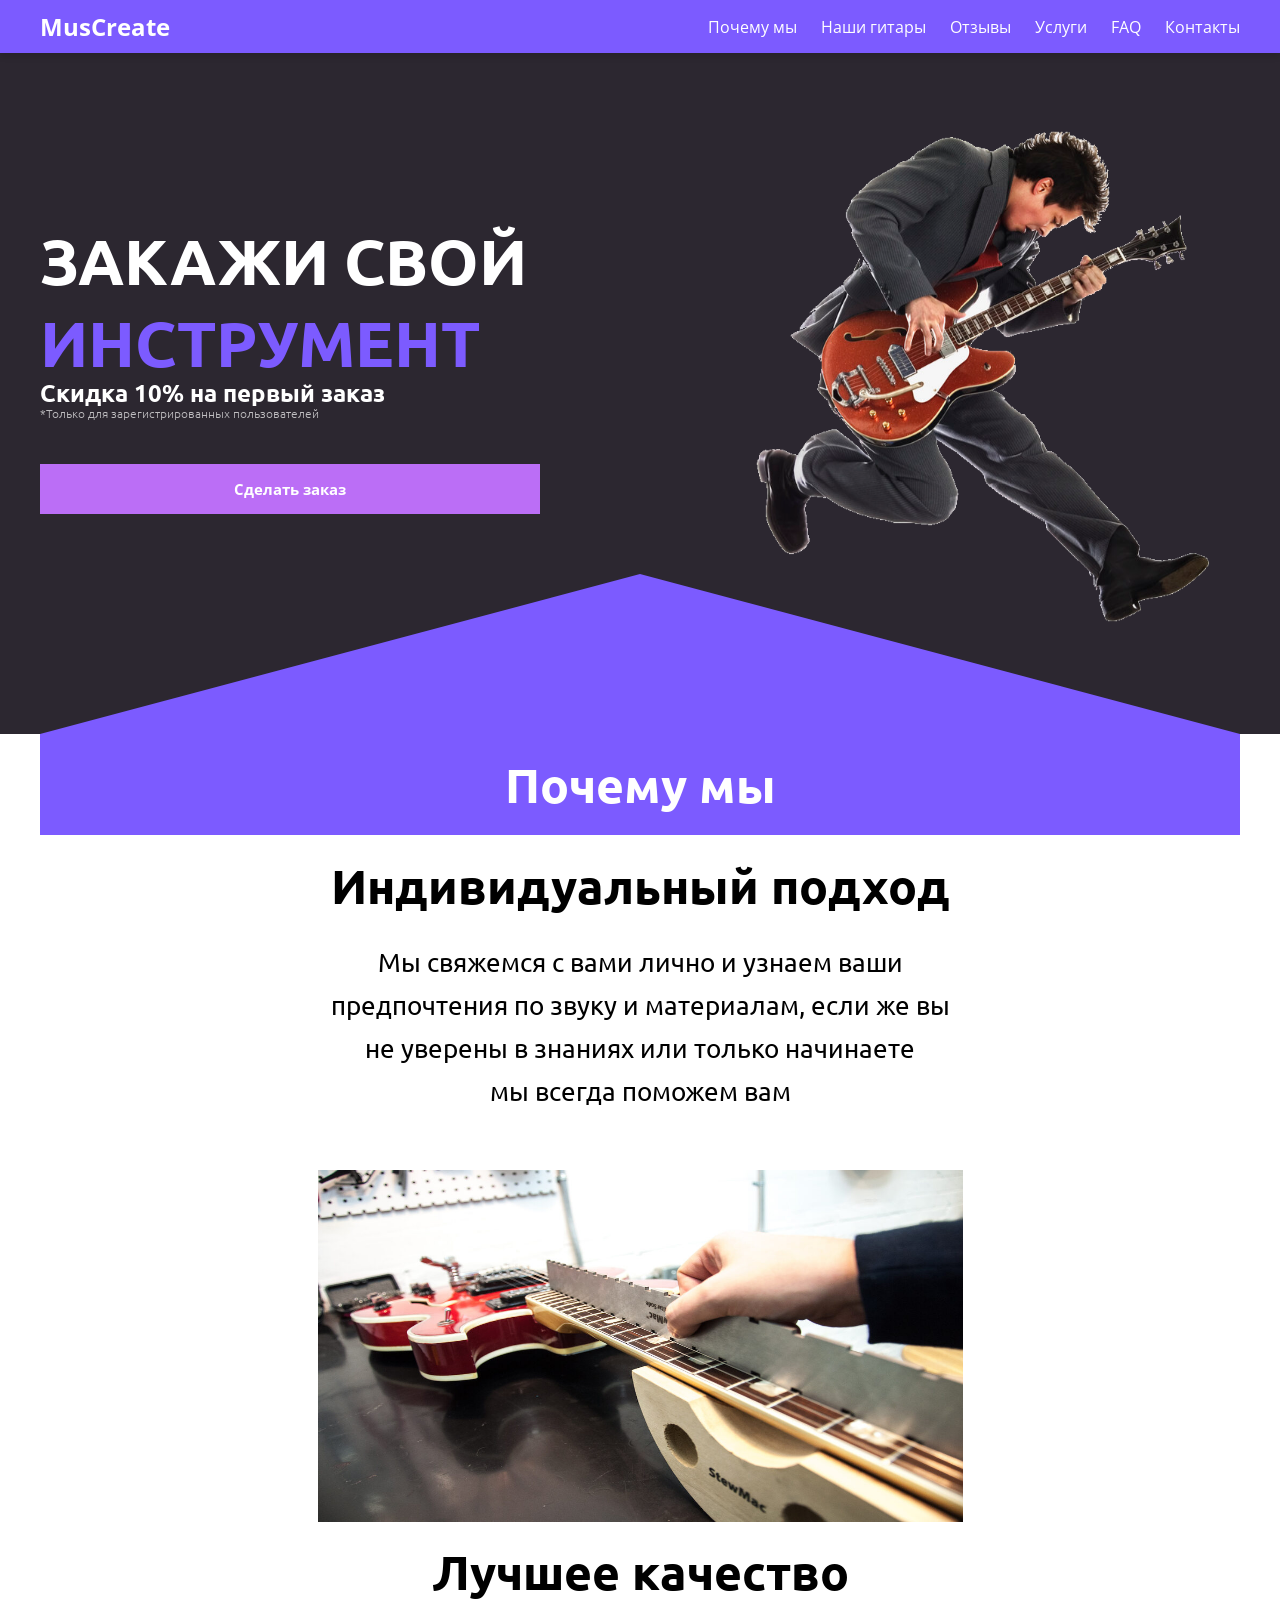
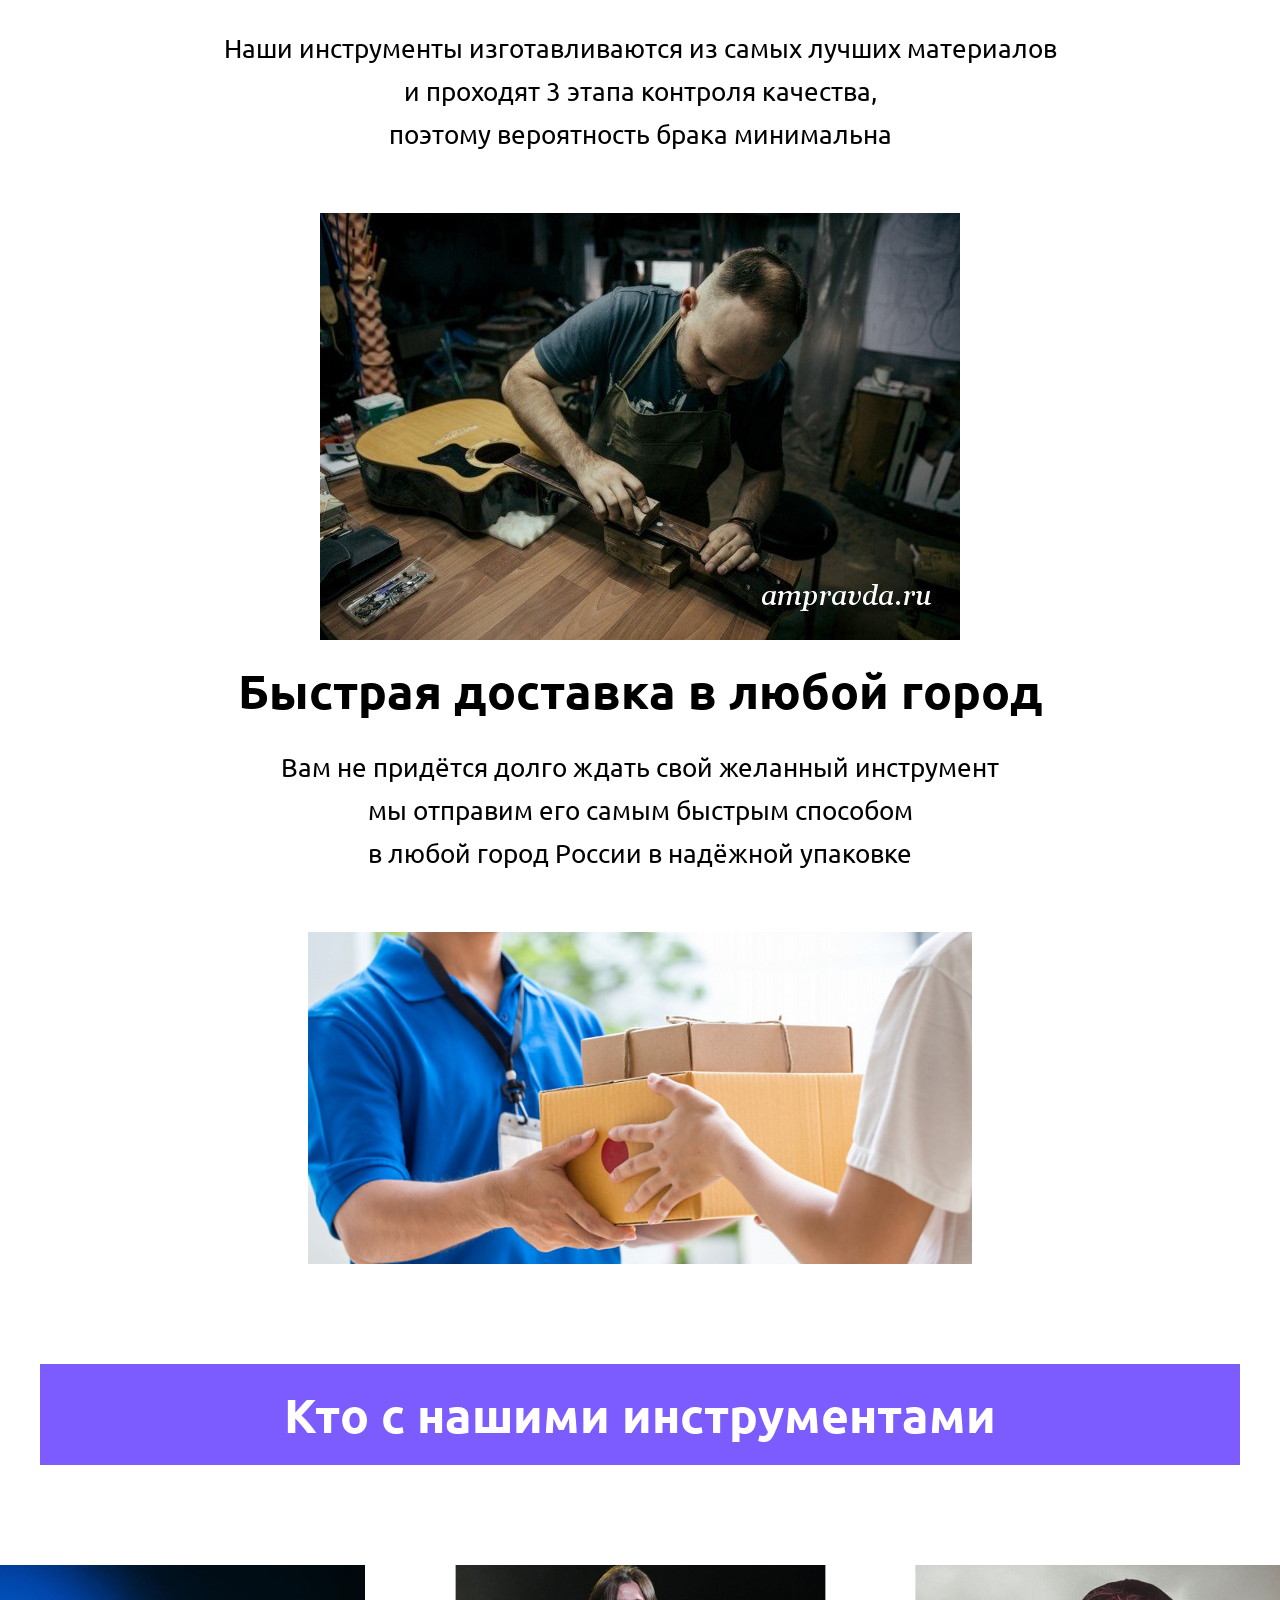
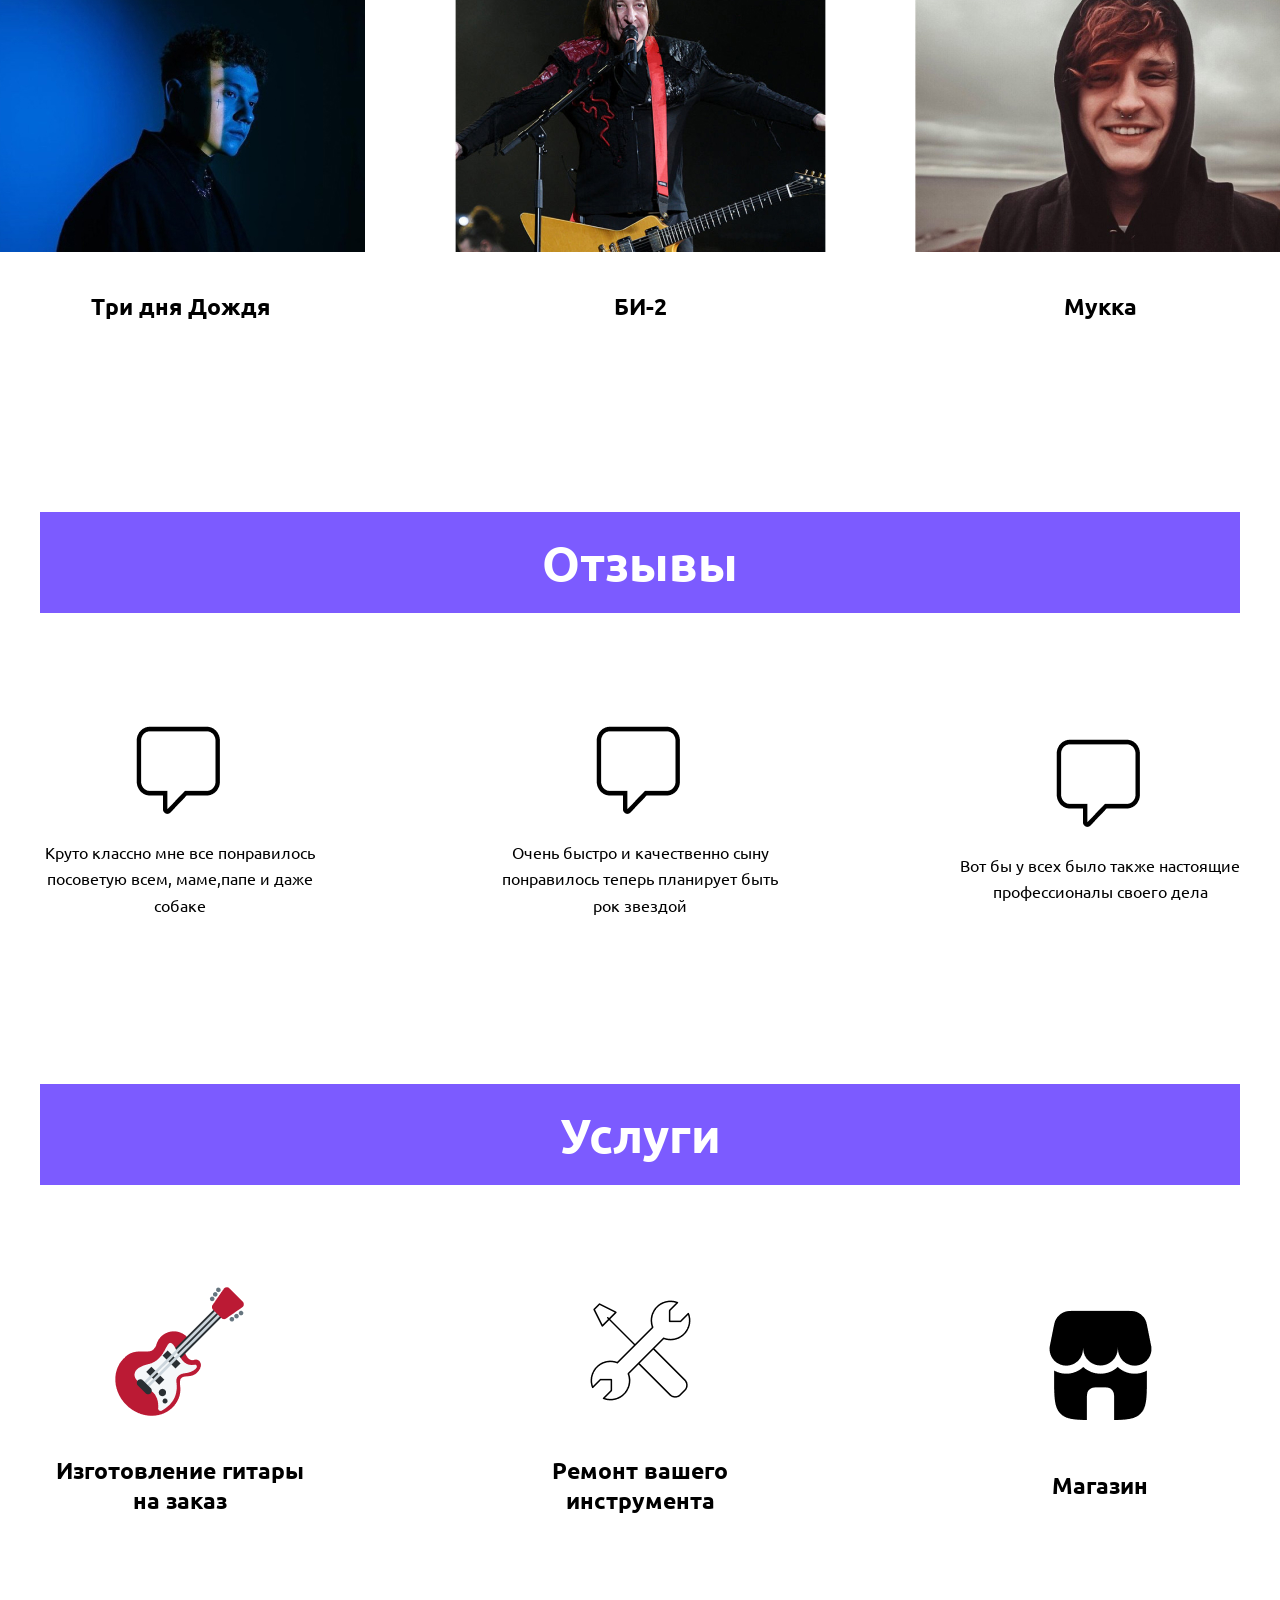
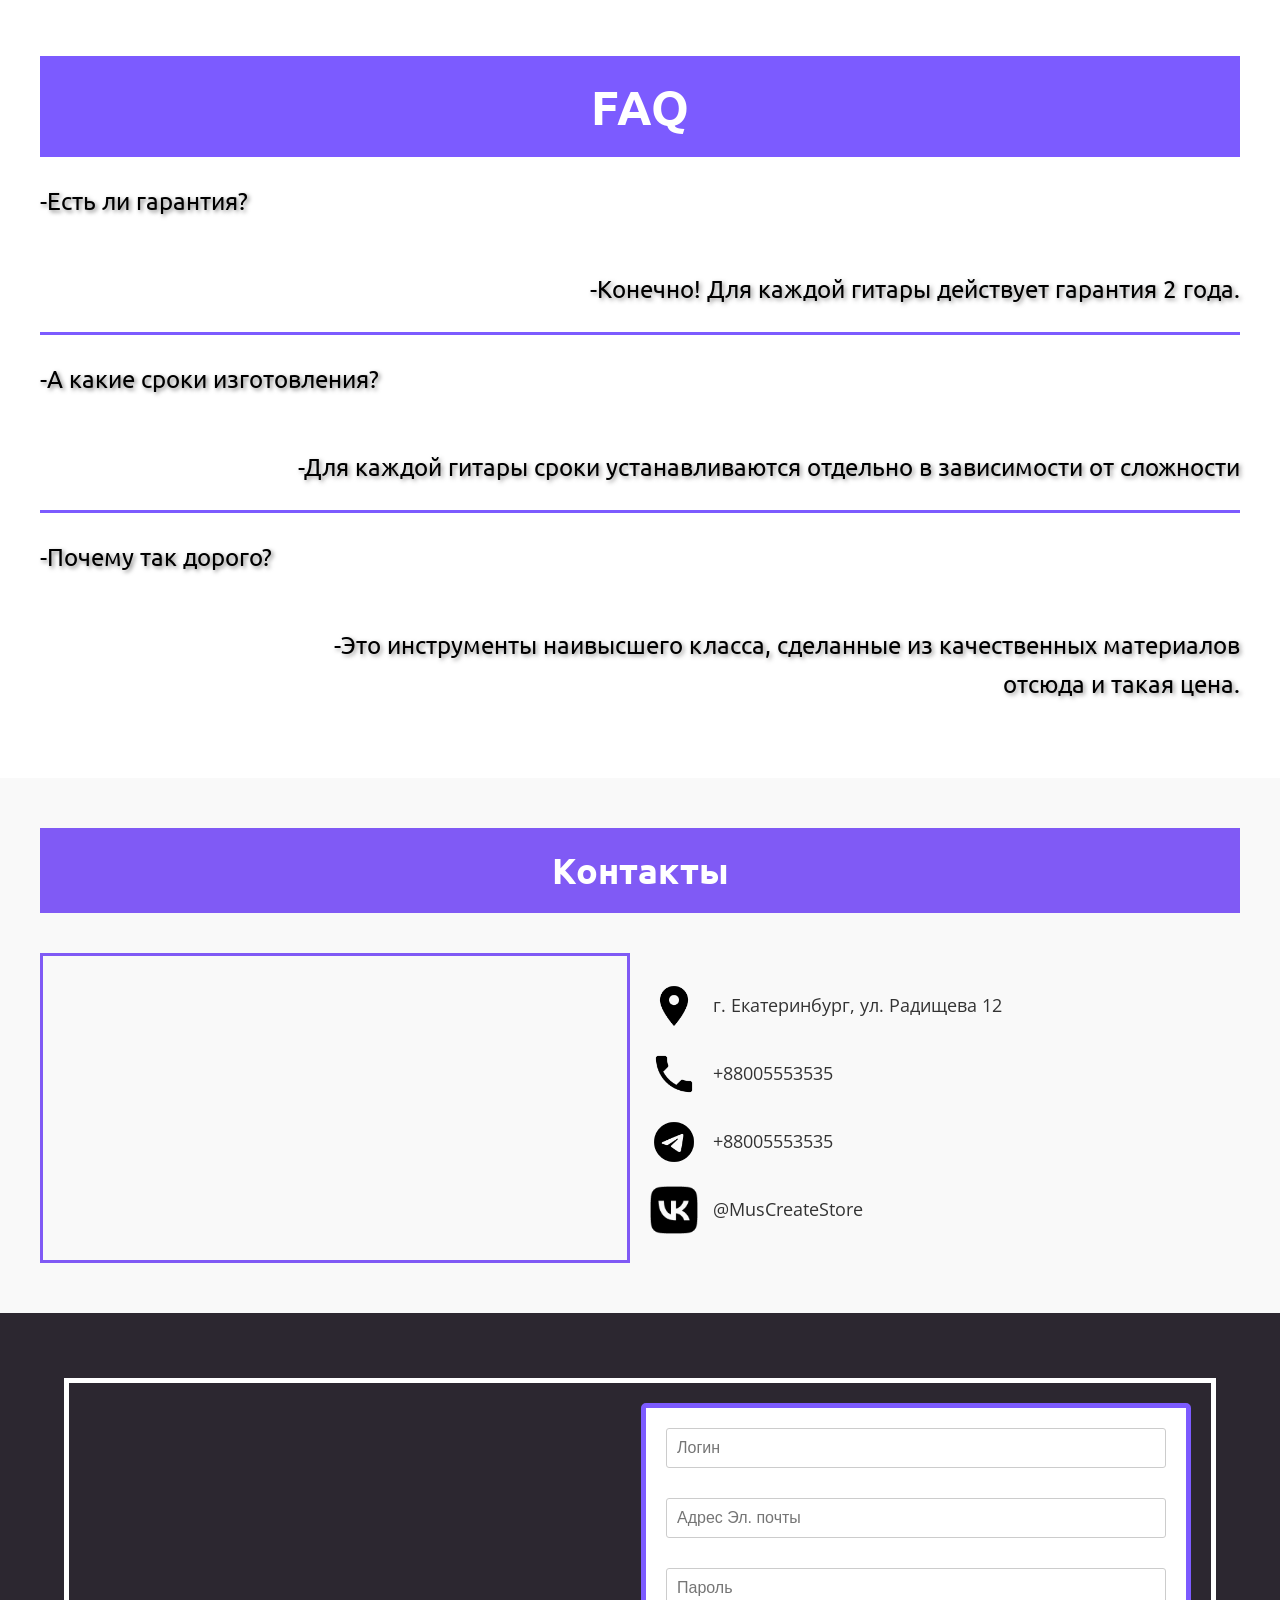
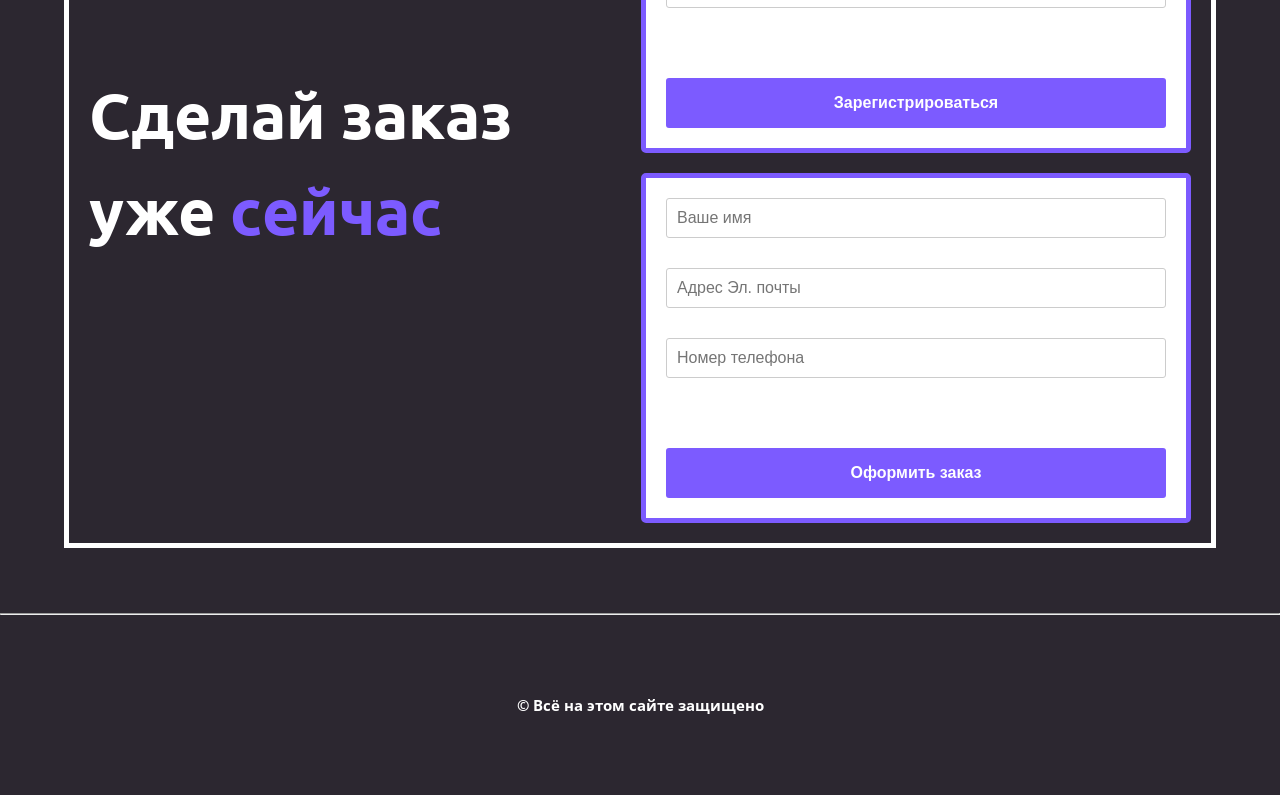
<file: index.html>
﻿<!DOCTYPE html>
<html lang="en">
<head>
    <meta charset="UTF-8">
    <meta name="viewport" content="width=device-width, initial-scale=1.0">
    <title>MusCreate</title>
    <link rel="stylesheet" href="css/main.css"/>
    <link href="https://fonts.googleapis.com/css2?family=Ubuntu:wght@300;400;700&display=swap" rel="stylesheet">
    <link href="https://fonts.googleapis.com/css2?family=Open+Sans&display=swap" rel="stylesheet">
    <link rel="stylesheet" href="https://cdnjs.cloudflare.com/ajax/libs/animate.css/4.1.1/animate.min.css">
</head>
<body>
    <div class="top-bar">
        <div class="container">
            <span class="logo">MusCreate</span>
            <nav class="navbar">
                <a href="#why-us">Почему мы</a>
                <a href="#guitars">Наши гитары</a>
                <a href="#reviews">Отзывы</a>
                <a href="#services">Услуги</a>
                <a href="#faq">FAQ</a>
                <a href="#contacts">Контакты</a>
            </nav>
        </div>
    </div>
    

    




    
    <header class="header">
        <div class="container">
            <div class="wrapper-inner">
                <div class="offer">
                    <h1 class="offer__title">ЗАКАЖИ СВОЙ <br></h1>
                    <span class="offer__span">ИНСТРУМЕНТ</span>
                    <p class="offer__text">Скидка 10% на первый заказ</p>
                    <p class="offer__text2">*Только для зарегистрированных пользователей</p>
                    <a href="#order" class="btn">Сделать заказ</a>
                </div>
                <img src="img/header-img.png" alt="pic" class="img1">
            </div>
        </div>
    </header>
    






    <section id="why-us" class="why-us">
        <div class="needs">
            <div class="container">
                <div class="needs__background">
                    <h1 class="needs__title animate__animated animate__fadeInDown">
                        Почему мы
                    </h1>
                </div>
                <div class="needs__blocks">
                    <div class="block animate__animated animate__bounceIn">
                        <h2 class="needs_head">Индивидуальный подход</h2>
                        <p class="needs_text">
                            Мы свяжемся с вами лично и узнаем ваши<br>предпочтения по звуку и материалам, если же вы<br>не уверены в знаниях или только начинаете<br>мы всегда поможем вам<br>
                        </p>
                        <img src="img/f3.jpeg" width="645" height="352" alt="jpeg">
                    </div>
                    <div class="block animate__animated animate__bounceIn">
                        <h2 class="needs_head">Лучшее качество</h2>
                        <p class="needs_text">
                            Наши инструменты изготавливаются из самых лучших материалов<br>и проходят 3 этапа контроля качества,<br>поэтому вероятность брака минимальна<br>
                        </p>
                        <img src="img/f4.jpeg" alt="jpeg">

                    </div>
                    <div class="block animate__animated animate__bounceIn">
                        <h2 class="needs_head">Быстрая доставка в любой город</h2>
                        <p class="needs_text">
                        Вам не придётся долго ждать свой желанный инструмент<br>мы отправим его самым быстрым способом <br>в любой город России в надёжной упаковке<br>
                        </p>

                        <img src="img/f5.jpeg" height="332" alt="jpeg">
                    </div>
                </div>
            </div>
        </div>
    </section>


    <section id="guitars" class="guitars">
        <div class="musician">
            <div class="container">
                
                <div class="musician__background">
                    <section id="guitars" class="section">
                    <h1 class="musician__title animate__animated animate__fadeInDown">
                        Кто с нашими инструментами
                    </h1>
                </div>
                <div class="wrapper-inner">
                    <div class="musician_block animate__animated animate__bounceIn">
                        <img src="img/f44.jpg" alt="jpg">
                        <h2 class="h2">
                            Три дня Дождя
                        </h2>
                    </div>
                    <div class="musician_block animate__animated animate__bounceIn">
                        <img src="img/f55.jpg" alt="jpg">
                        <h2 class="h2">
                            БИ-2
                        </h2>
                    </div>
                    <div class="musician_block animate__animated animate__bounceIn">
                        <img src="img/f33.jpg" alt="jpg">
                        <h2 class="h2">
                            Мукка
                        </h2>
                    </div>
                </div>
            </div>
        </div>
    </section>


    
    <section id="reviews" class="reviews">
        <div class="comments">
            <div class="container">
                
                <div class="comments__background">
                    <h1 class="musician__title animate__animated animate__fadeInDown">
                        Отзывы
                    </h1>
                </div>
                <div class="wrapper-inner">
                    <div class="comments_block animate__animated animate__bounceIn">
                        <img src="img/comment.png" alt="png">
                        <p class="comments_text">
                            Круто классно мне 
                            все понравилось
                            посоветую всем, маме,папе
                            и даже собаке                    </p>
                    </div>
                    <div class="comments_block animate__animated animate__bounceIn">
                        <img src="img/comment.png" alt="png">
                        <p class="comments_text">
                            Очень быстро и качественно
                            сыну понравилось 
                            теперь планирует быть
                            рок звездой                     </p>
                    </div>
                    <div class="comments_block animate__animated animate__bounceIn">
                        <img src="img/comment.png" alt="png">
                        <p class="comments_text">
                            Вот бы у всех было также
                            настоящие профессионалы своего дела                    </p>
                    </div>
                </div>
            </div>
        </div>
    </section>


    <section id="services" class="services"></section>
        <div class="uslugi">
            <div class="container">
                
                <div class="uslugi__background">
                    <h1 class="uslugi__title animate__animated animate__fadeInDown">
                        Услуги
                    </h1>
                </div>
                <div class="wrapper-inner">
                    <div class="uslugi_block animate__animated animate__bounceIn">
                        <img src="img/guitar.png" alt="png">
                        <h2 class="h2">
                            Изготовление гитары на заказ
                        </h2>
                    </div>
                    <div class="uslugi_block animate__animated animate__bounceIn">
                        <img src="img/repair.png" alt="png">
                        <h2 class="h2">
                            Ремонт вашего инструмента
                        </h2>
                    </div>
                    <div class="uslugi_block animate__animated animate__bounceIn">
                        <img src="img/shop.png" alt="png">
                        <h2 class="h2">
                            Магазин
                        </h2>
                    </div>
                </div>
            </div>
        </div>
    </section>

    <section id="faq" class="faq">
        <div class="FAQ">
            <div class="container">
                <div class="FAQ__background">
                    <h1 class="FAQ__title animate__animated animate__fadeInDown">
                        FAQ
                    </h1>
                </div>
                <div class="FAQ__blocks">
                    <div class="FAQ_block animate__animated animate__bounceIn">
                        <p class="FAQ_text1">
                            -Есть ли гарантия?
                        </p>
                        <p class="FAQ_text2">
                            -Конечно! Для каждой гитары действует гарантия 2 года.
                        </p>
                    </div>
                    <div class="create-line"></div>
                    <div class="FAQ_block animate__animated animate__bounceIn">
                        <p class="FAQ_text1">
                            -А какие сроки изготовления?
                        </p>
                        <p class="FAQ_text2">
                            -Для каждой гитары сроки устанавливаются отдельно в зависимости от сложности
                        </p>          
                    </div>
                    <div class="create-line"></div>
                    <div class="FAQ_block animate__animated animate__bounceIn">
                        <p class="FAQ_text1">
                            -Почему так дорого?
                        </p>
                        <p class="FAQ_text2">
                            -Это инструменты наивысшего класса, сделанные из качественных материалов<br>отсюда и такая цена.
                        </p>
                    </div>
                </div>
            </div>
        </div>
    </section>



    <section id="contacts" class="contacts">
        <div class="container">
            <h2 class="contacts__title">Контакты</h2>
            <div class="contacts__content">
                <!-- Блок с картой -->
                <div class="contacts__map animate__animated animate__fadeInDown">
                    <iframe
                        src="https://www.google.com/maps/embed?pb=!1m18!1m12!1m3!1d3162.976390700332!2d60.61200717610989!3d56.82926161274266!2m3!1f0!2f0!3f0!3m2!1i1024!2i768!4f13.1!3m3!1m2!1s0x43c1680f98e71b1f%3A0x8a8e8bf2e4da0b7e!2z0JrQsNC70LjQvdC-0LLQsNGB0YLQvtGA0LzQsNGB0YLRgNC-0LLQtdC90L3RgdGC0L7Qsiwg0JPQvtGA0LjQstCwLCAxMiwg0JPQu9Cw0LPQvtGA0LjQutCw!5e0!3m2!1sru!2sru!4v1700000000000"
                        width="100%" height="300" style="border:0;" allowfullscreen="" loading="lazy"
                        referrerpolicy="no-referrer-when-downgrade"></iframe>
                </div>
                <!-- Контактная информация -->
                <div class="contacts__info">
                    <div class="contact-item animate__animated animate__bounceIn">
                        <img src="img/gps.png" alt="Address Icon">
                        <p>г. Екатеринбург, ул. Радищева 12</p>
                    </div>
                    <div class="contact-item  animate__animated animate__bounceIn ">
                        <img src="img/contact.png " alt="Phone Icon">
                        <p>+88005553535</p>
                    </div>
                    <div class="contact-item animate__animated animate__bounceIn">
                        <img src="img/tg.png" alt="Telegram Icon">
                        <p>+88005553535</p>
                    </div>
                    <div class="contact-item animate__animated animate__bounceIn">
                        <img src="img/vk.png" alt="VK Icon">
                        <p>@MusCreateStore</p>
                    </div>
                </div>
            </div>
        </div>
    </section>
    



    <section id="order" class="section">
        <div class="order-container">
            <div class="order-section">
                <!-- Левый текст -->
                <div class="order-text">
                    <h1>Сделай заказ<br>уже <span>сейчас</span></h1>
                </div>
        
                <!-- Правые формы -->
                <div class="order-forms">
                    <div class="form-wrapper">
                        <form class="order-form" onsubmit="handleFormSubmit(event)">
                            <input type="text" id="register-firstname" class="text" placeholder="Логин" required>
                            <input type="email" id="register-email" class="text" placeholder="Адрес Эл. почты" required>
                            <input type="password" id="register-password" class="text" placeholder="Пароль" required>
                            <button type="submit" class="btn">Зарегистрироваться</button>
                        </form>
                    </div>
                    <div class="form-wrapper">
                        <form class="order-form" onsubmit="handleFormSubmit(event)">
                            <input type="text" id="order-name" class="text" placeholder="Ваше имя" required>
                            <input type="email" id="order-email" class="text" placeholder="Адрес Эл. почты" required>
                            <input type="tel" id="order-phone" class="text" placeholder="Номер телефона" required>
                            <button type="submit" class="btn">Оформить заказ</button>
                        </form>
                    </div>
                </div>
            </div>
        </div>
    </section>
    <hr>
    <div class="footer">
        <div class="container">
            <span class="copyright">
                &copy; Всё на этом сайте защищено
            </span>
        </div>
    </div>
    
    <script src="/js/script.js"></script>

</body>
</html>
</file>
<file: css/main.css>
body {
	font-family: 'Open Sans', sans-serif;
	color: #000000;
	font-size: 15px;
	padding: 0;
	margin: 0;
}

div, p, input, button, form, span, a, ul, li {
	box-sizing: border-box;
}

h1, h2, h3, h4, h5, h6{
	margin: 0;
	font-family: 'Ubuntu', sans-serif;
	font-weight: 1000;
}


h2 {
    transition: color 1s ease;
}

p {
	line-height: 1.65em;
}
/* Фиолетовый блок наверху */
/* Top-bar */
.top-bar {
    position: fixed;
    top: 0;
    width: 100%;
    background-color: #7c5bff;
    color: white;
    z-index: 1000;
    padding: 10px 0;
    box-shadow: 0 4px 6px rgba(0, 0, 0, 0.1);
}

.top-bar .container {
    max-width: 1200px;
    margin: 0 auto;
    display: flex;
    justify-content: space-between;
    align-items: center;
}



.logo {
    font-size: 24px;
    font-weight: bold;
}

.navbar a {
    color: white;
    text-decoration: none;
    font-size: 16px;
    margin-left: 20px;
    transition: color 0.3s ease;
}

.navbar a:hover {
    color: #f1c40f;
}

/* Секции */
.section {
	margin: 0;
    
}


.header {
    position: relative; /* Для управления псевдоэлементами */
    padding: 100px 0;
    background: rgb(44, 39, 48);
}

.header::after {
    content: "";
    position: absolute;
    bottom: 0px; /* Опустить треугольник ниже header */
    left: 50%; /* Центровать треугольник */
    transform: translateX(-50%); /* Для точного выравнивания */
    width: 0;
    height: 0;
    border-left: 600px solid transparent; /* Половина ширины фиолетового блока */
    border-right: 600px solid transparent; /* Половина ширины фиолетового блока */
    border-bottom: 160px solid #7C5BFF; /* Цвет и высота треугольника */
    z-index: 2; /* Убедитесь, что треугольник отображается выше фона needs */
}




.container {
	width: 1200px;
	margin: 0 auto;
}

.wrapper-inner {
	display: flex;
	justify-content: space-between;
	align-items: center;
}




.offer {
	width: 512px;
	color: white;
	animation-name: offer-slide;
	animation-duration: 1.2s;
	animation-timing-function: cubic-bezier();
}

.offer__title {
	font-size: 64px;
	margin-bottom: 1px;
	transition: color 0.5s ease;
}

.offer__span {
	margin-bottom: 1px;
	font-size: 64px;
	font-weight: 700;
	font-family: 'Ubuntu', sans-serif;
	margin-bottom: 30px;
	color: #7C5BFF;
}

.offer__text {
	margin-top: -10px;
	margin-bottom: -20px;
	font-size: 24px;
	font-family: 'Ubuntu', sans-serif;
	font-weight: 700;
	width: 100%;
}
.offer__text2 {
	font-size: 12px;
	font-family: 'Ubuntu', sans-serif;
	font-weight: 50;
	width: 100%;
	opacity: 70%;
}

.img1 {
	opacity: 0;
	width: 512px;
	animation-name: guitarist-img;
	animation-duration: 1s;
	animation-fill-mode: forwards;
}



.btn {
	margin-top: 40px;
	display: block;
	width: 500px;
	height: 50px;
	background-color: #bb6ef6;
	color: rgb(255, 255, 255);
	font-weight: bold;
	display: flex;
	justify-content: center;
	align-items: center;
	text-decoration: none;
	transition: all 0.3s;
}

.btn:hover {
	background-color: #7C5BFF;;
}








.needs_head{
	font-size: 48px;
	font-weight: 700;
	font-family: 'Ubuntu', sans-serif;
	margin-top: 20px;
	margin-bottom: -30px;
	color: #000000;
}
.needs {
	padding: 50px 0;
	display: flex;
	flex-direction: column;
	align-items: center;
}
.needs_text {
	text-align: center;
	font-family: 'Ubuntu', sans-serif;
	font-size: 26px;

}

.needs__background {
    background-color: #7C5BFF; /* Цвет фона */
    padding: 20px 0; /* Отступы внутри блока */
    margin-top: -50px; /* Для перекрытия пространства до header */
    position: relative;
    z-index: 1; /* Для правильного слоя */
}
.needs__title {
    text-align: center;
    color: white; /* Цвет текста */
    font-size: 48px;
    margin: 0;
    position: relative;
    z-index: 2;
}

.block {
    display: flex;
    flex-direction: column;
    align-items: center;
    gap: 30px; /* Расстояние между блоками */
	
}

.h2 {
	margin: 40px 0 40px 0;
}





.musician {
	padding: 100px 0;
}

.musician__title {
    text-align: center;
    color: white; /* Цвет текста */
    font-size: 48px;
    margin: 0;
    position: relative;
    z-index: 2;
}
.musician__background {
    background-color: #7C5BFF; /* Цвет фона */
    padding: 20px 0; /* Отступы внутри блока */
    margin-top: -50px; /* Для перекрытия пространства до header */
    position: relative;
    z-index: 1; /* Для правильного слоя */
}
.musician_block {
	margin-top: 100px;
	width: 280px;
	line-height: 30px;
	display: flex;
	text-align: center;
	flex-direction: column;
	align-items: center;
}


.comments {
	padding: 100px 0;
}

.comments__title {
    text-align: center;
    color: white; /* Цвет текста */
    font-size: 48px;
    margin: 0;
    position: relative;
    z-index: 2;
}
.comments__background {
    background-color: #7C5BFF; /* Цвет фона */
    padding: 20px 0; /* Отступы внутри блока */
    margin-top: -50px; /* Для перекрытия пространства до header */
    position: relative;
    z-index: 1; /* Для правильного слоя */
}
.comments_text {
	text-align: center;
	font-family: 'Ubuntu', sans-serif;
	font-size: 16px;

}
.comments_block {
	margin-top: 100px;
	width: 280px;
	line-height: 30px;
	display: flex;
	text-align: center;
	flex-direction: column;
	align-items: center;
}


.uslugi {
	padding: 100px 0;
}

.uslugi__title {
    text-align: center;
    color: white; /* Цвет текста */
    font-size: 48px;
    margin: 0;
    position: relative;
    z-index: 2;
}
.uslugi__background {
    background-color: #7C5BFF; /* Цвет фона */
    padding: 20px 0; /* Отступы внутри блока */
    margin-top: -50px; /* Для перекрытия пространства до header */
    position: relative;
    z-index: 1; /* Для правильного слоя */
}
.uslugi_text {
	text-align: center;
	font-family: 'Ubuntu', sans-serif;
	font-size: 16px;

}
.uslugi_block {
	margin-top: 100px;
	width: 280px;
	line-height: 30px;
	display: flex;
	text-align: center;
	flex-direction: column;
	align-items: center;
}



.FAQ_head{
	font-size: 48px;
	font-weight: 700;
	font-family: 'Ubuntu', sans-serif;
	margin-top: 20px;
	margin-bottom: -30px;
	color: #000000;
}
.FAQ {
	padding: 50px 0;
	display: flex;
	flex-direction: column;
	align-items: center;
}
.FAQ_text1 {
	font-family: 'Ubuntu', sans-serif;
	font-size: 24px;
	text-shadow: 2px 2px 4px rgba(0, 0, 0, 0.5);
}
.FAQ_text2 {
	font-family: 'Ubuntu', sans-serif;
	font-size: 24px;
	text-align: right;
	text-shadow: 2px 2px 4px rgba(51, 49, 49, 0.5);
}
.create-line {
	width: 1200px;
	border-top: 3px solid #7C5BFF;
  }
.FAQ__background {
    background-color: #7C5BFF; /* Цвет фона */
    padding: 20px 0; /* Отступы внутри блока */
    margin-top: -50px; /* Для перекрытия пространства до header */
    position: relative;
    z-index: 1; /* Для правильного слоя */
}
.FAQ__title {
    text-align: center;
    color: white; /* Цвет текста */
    font-size: 48px;
    margin: 0;
    position: relative;
    z-index: 2;
}


.FAQ_block {
    display: flex;
    flex-direction: column;

    gap: 0px; /* Расстояние между блоками */
	
}



.contacts {
    padding: 50px 20px;
    background-color: #f9f9f9;
    text-align: center;
}

.contacts__container {
    max-width: 1000px;
    margin: 0 auto;
}

.contacts__title {
    font-size: 36px;
    font-weight: bold;
    color: #ffffff;
    background-color: #805af5;
    padding: 20px;
    margin-bottom: 40px;
}

.contacts__content {
    display: flex;
    flex-wrap: wrap;
    justify-content: space-between;
    align-items: center;
    gap: 20px;
}

.contacts__map {
    flex: 1 1 45%;
    border: 3px solid #805af5;
}

.contacts__info {
    flex: 1 1 45%;
    display: flex;
    flex-direction: column;
    gap: 20px;
}

.contact-item {
    display: flex;
    align-items: center;
    gap: 15px;
}

.contact-item img {
    width: 48px;
    height: 48px;
}

.contact-item p {
    font-size: 18px;
    margin: 0;
    color: #333;
}



/* Общий контейнер */
.order-container {
    width: 100%;
    display: flex;
    justify-content: center;
    align-items: center;
    background-color: #2c2730;
    min-height: 100vh;
}

/* Внешняя рамка */
.order-section {
    display: flex;
    justify-content: space-between;
    align-items: center;
    background-color: #2c2730;
    border: 5px solid white;
    padding: 20px;
    max-width: 1200px;
    width: 90%;
}

/* Текстовая часть */
.order-text {
    flex: 1;
    color: white;
    margin-right: 20px;
}

.order-text h1 {
    font-size: 64px;
    line-height: 1.5;
    margin: 0;
}

.order-text span {
    color: #7c5bff;
    font-weight: bold;
}

/* Формы справа */
.order-forms {
    flex: 1;
    display: flex;
    flex-direction: column;
    gap: 20px;
}

/* Обёртка для каждой формы */
.form-wrapper {
    background-color: white;
    border: 5px solid #7c5bff;
    padding: 20px;
    border-radius: 5px;
}

/* Формы */
.order-form {
    display: flex;
    flex-direction: column;
    gap: 10px;
}

.order-form input {
    border: 1px solid #ccc;
    padding: 10px;
    font-size: 16px;
    border-radius: 3px;
    outline: none;
}

.order-form input:focus {
    border-color: #7c5bff;
}

.order-form .btn {
    background-color: #7c5bff;
    color: white;
    border: none;
    padding: 10px;
    font-size: 16px;
    border-radius: 3px;
    cursor: pointer;
}

.order-form .btn:hover {
    background-color: #6a4ae0;
}






.text {
	margin-bottom: 20px;
	height: 40px;
	padding: 0 20px;
}

hr {
	margin: 0;
}


.output {
    margin-top: 20px;
    padding: 15px;
    border: 1px solid #ddd;
    background-color: #f9f9f9;
    font-size: 14px;
    color: #333;
}

.footer {
	padding: 80px 0;
	top: 0;
	height: 50%;
	background: rgb(44, 39, 48);
}

.copyright {
	color: white;
	font-weight: bold;
	display: flex;
	justify-content: center;
}


@keyframes offer-slide {
	from {
		opacity: 0;
		transform: translateX(-200px);
	}
	to {
		opacity: 100%;
		transform: translateX(0);
	}
}

@keyframes guitarist-img {
	from {
		opacity: 0;
		transform: scale(0.2);
	}
	to {
		opacity: 100%;
		transform: scale(1);
	}
}

@media screen and (max-width: 1200px)
{
	.container {
		width: 90%;
	}
}

@media screen and (max-width: 992px) {
	.block {
		width: 100%;
		margin-top: 20px;
		margin-bottom: 20px;
	}
}

@media screen and (max-width: 768px)
{
	.container {
		width: 90%;
	}
}
@media screen and (max-width: 768px) {
    .header::after {
        border-left: 45%; /* Процентное значение для адаптивности */
        border-right: 45%;
    }
}
</file>
